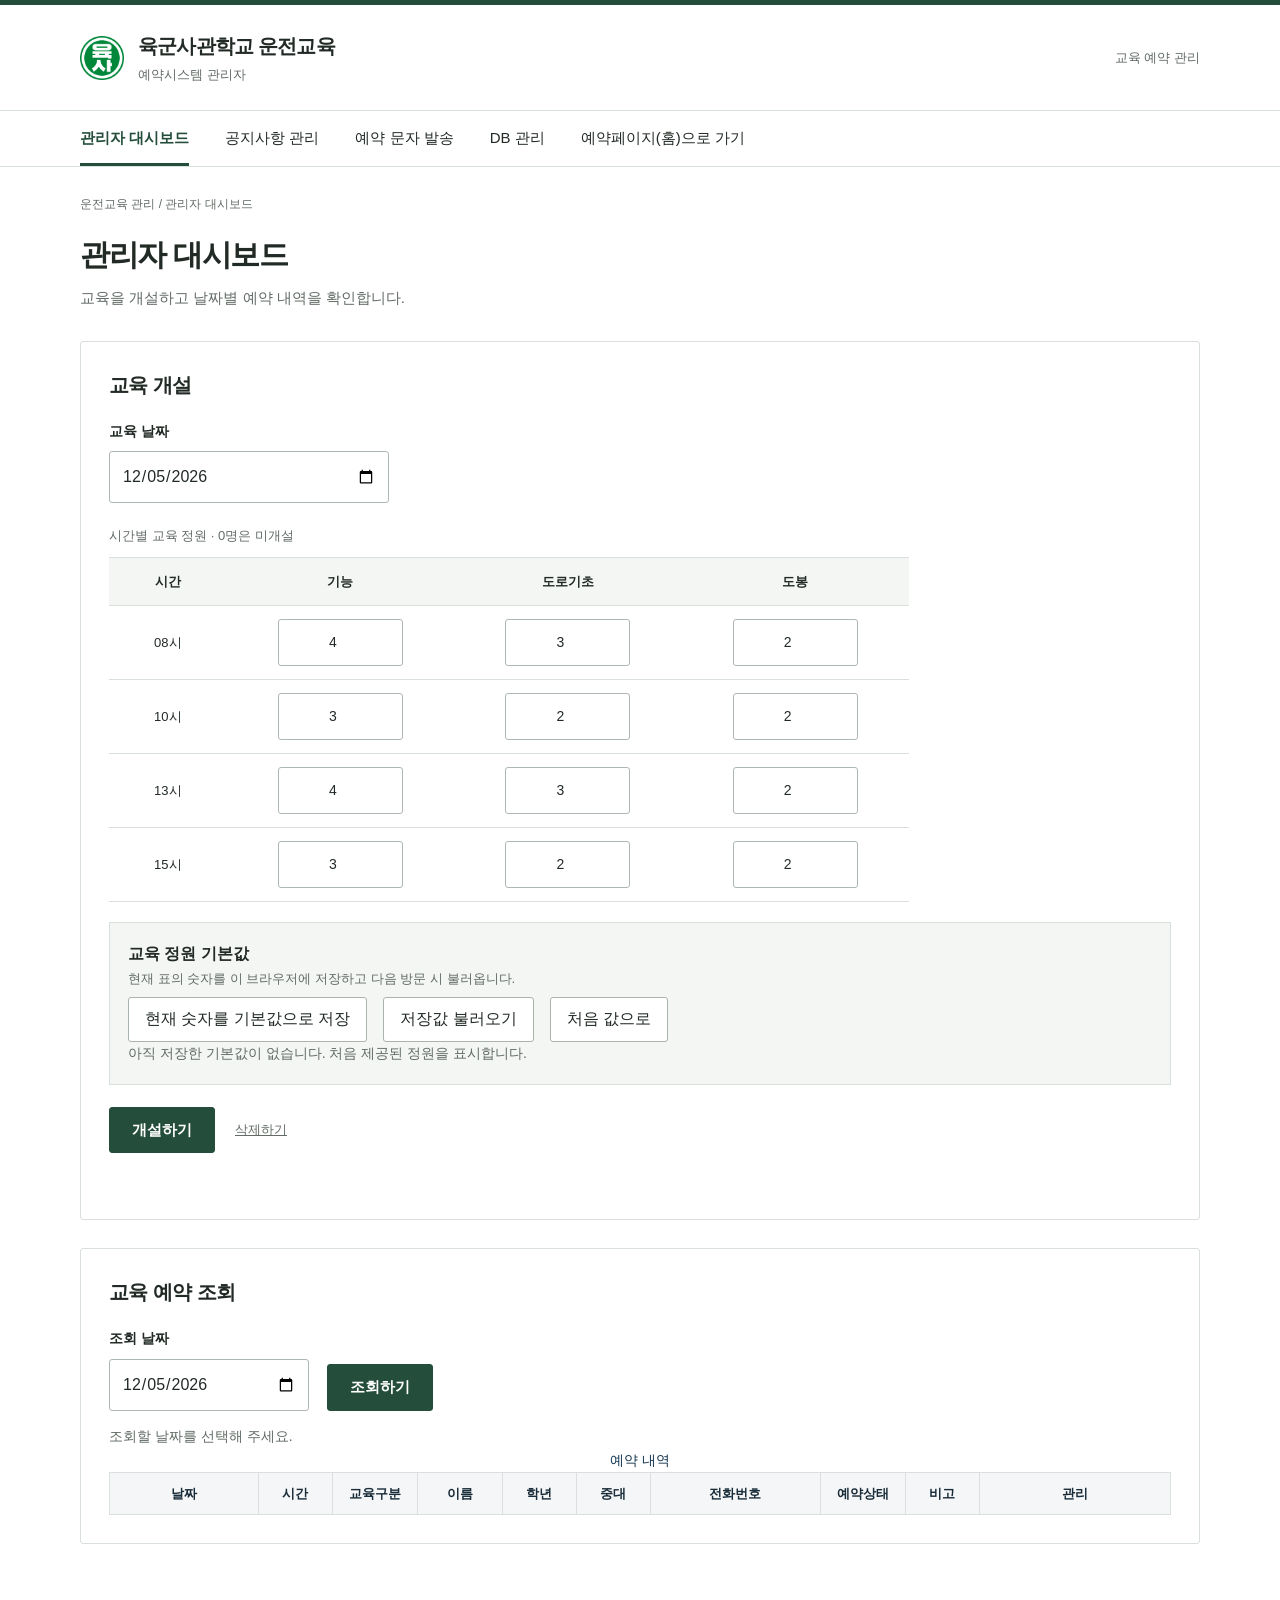
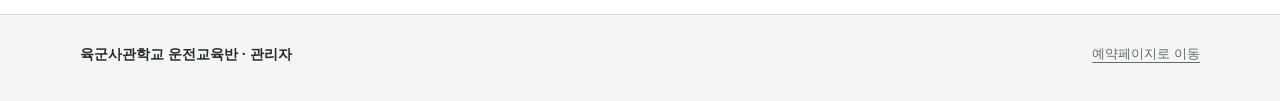
<file: index.html>
<!doctype html><html lang="ko"><head><meta charset="utf-8"><meta name="viewport" content="width=device-width,initial-scale=1"><meta name="referrer" content="no-referrer"><meta name="robots" content="noindex,nofollow"><title>관리자 대시보드 | 운전교육 관리</title><link rel="icon" href="Korea_Military_Academy_Insignia.svg.png"><link rel="stylesheet" href="assets/site.css?v=admin4"><script src="assets/common.js?v=admin4" defer></script><script type="module" src="assets/dashboard.js?v=admin4"></script></head><body><a class="skip" href="#main">본문 바로가기</a><header class="site-header"><div class="wrap brand-row"><a class="brand" href="index.html"><img src="Korea_Military_Academy_Insignia.svg.png" alt="" width="44" height="52"><span><strong>육군사관학교 운전교육</strong><small>예약시스템 관리자</small></span></a><span class="header-note">교육 예약 관리</span></div><nav class="nav-bar" aria-label="관리자 메뉴"><div class="wrap nav-links"><a href="index.html" aria-current="page">관리자 대시보드</a><a href="announcement.html">공지사항 관리</a><a href="message.html">예약 문자 발송</a><a href="dbmanage.html">DB 관리</a><a href="https://kma-driving.o-r.kr">예약페이지(홈)으로 가기</a></div></nav></header><main id="main" class="wrap" tabindex="-1"><div class="page-heading"><p class="breadcrumb"><a href="index.html">운전교육 관리</a> / 관리자 대시보드</p><h1>관리자 대시보드</h1><p>교육을 개설하고 날짜별 예약 내역을 확인합니다.</p></div><noscript><p class="callout">관리 기능에는 JavaScript가 필요합니다.</p></noscript><section class="panel"><h2>교육 개설</h2><form id="createForm"><div class="field date-field"><label for="createDate">교육 날짜</label><input type="date" id="createDate" required></div><div class="table-scroll"><table class="capacity-table"><caption>시간별 교육 정원 · 0명은 미개설</caption><thead><tr><th scope="col">시간</th><th scope="col">기능</th><th scope="col">도로기초</th><th scope="col">도봉</th></tr></thead><tbody><tr><th scope="row">08시</th><td><input type="number" class="capacity-input" data-time="08시" data-course="기능" min="0" max="99" required value="4" aria-label="08시 기능 정원"></td><td><input type="number" class="capacity-input" data-time="08시" data-course="도로기초" min="0" max="99" required value="3" aria-label="08시 도로기초 정원"></td><td><input type="number" class="capacity-input" data-time="08시" data-course="도봉" min="0" max="99" required value="2" aria-label="08시 도봉 정원"></td></tr><tr><th scope="row">10시</th><td><input type="number" class="capacity-input" data-time="10시" data-course="기능" min="0" max="99" required value="3" aria-label="10시 기능 정원"></td><td><input type="number" class="capacity-input" data-time="10시" data-course="도로기초" min="0" max="99" required value="2" aria-label="10시 도로기초 정원"></td><td><input type="number" class="capacity-input" data-time="10시" data-course="도봉" min="0" max="99" required value="2" aria-label="10시 도봉 정원"></td></tr><tr><th scope="row">13시</th><td><input type="number" class="capacity-input" data-time="13시" data-course="기능" min="0" max="99" required value="4" aria-label="13시 기능 정원"></td><td><input type="number" class="capacity-input" data-time="13시" data-course="도로기초" min="0" max="99" required value="3" aria-label="13시 도로기초 정원"></td><td><input type="number" class="capacity-input" data-time="13시" data-course="도봉" min="0" max="99" required value="2" aria-label="13시 도봉 정원"></td></tr><tr><th scope="row">15시</th><td><input type="number" class="capacity-input" data-time="15시" data-course="기능" min="0" max="99" required value="3" aria-label="15시 기능 정원"></td><td><input type="number" class="capacity-input" data-time="15시" data-course="도로기초" min="0" max="99" required value="2" aria-label="15시 도로기초 정원"></td><td><input type="number" class="capacity-input" data-time="15시" data-course="도봉" min="0" max="99" required value="2" aria-label="15시 도봉 정원"></td></tr></tbody></table></div><div class="defaults-bar"><strong>교육 정원 기본값</strong><p class="small">현재 표의 숫자를 이 브라우저에 저장하고 다음 방문 시 불러옵니다.</p><div class="form-actions"><button type="button" id="saveDefaults">현재 숫자를 기본값으로 저장</button><button type="button" id="loadDefaults">저장값 불러오기</button><button type="button" id="resetDefaults">처음 값으로</button></div><p id="defaultsStatus" class="status" role="status"></p></div><div class="form-actions"><button type="submit" id="createButton" class="button primary">개설하기</button><button type="button" id="deleteScheduleButton" class="text-button">삭제하기</button></div><p id="createStatus" class="status" role="status"></p></form></section><section class="panel spaced"><h2>교육 예약 조회</h2><form id="searchForm" class="inline-form"><div class="field"><label for="searchDate">조회 날짜</label><input type="date" id="searchDate" required></div><button type="submit" id="searchButton" class="button primary">조회하기</button></form><p id="searchStatus" class="status" role="status">조회할 날짜를 선택해 주세요.</p><div class="fit-table" role="region" aria-label="예약 내역 표"><table class="reservation-table"><caption id="resultCaption">예약 내역</caption><thead><tr><th scope="col">날짜</th><th scope="col">시간</th><th scope="col">교육구분</th><th scope="col">이름</th><th scope="col">학년</th><th scope="col">중대</th><th scope="col">전화번호</th><th scope="col">예약상태</th><th scope="col">비고</th><th scope="col">관리</th></tr></thead><tbody id="reservationRows"></tbody></table></div></section></main><footer class="site-footer"><div class="wrap footer-grid"><strong>육군사관학교 운전교육반 · 관리자</strong><a href="https://kma-driving.o-r.kr">예약페이지로 이동</a></div></footer><dialog id="confirmDialog" aria-labelledby="confirmTitle"><h2 id="confirmTitle"></h2><p id="confirmText" class="prewrap"></p><div class="form-actions"><button id="confirmNo" type="button" autofocus>취소</button><button id="confirmYes" type="button" class="button danger">확인</button></div></dialog><dialog id="noteDialog" aria-labelledby="noteTitle"><h2 id="noteTitle">비고</h2><p id="noteText" class="prewrap"></p><button type="button" id="noteClose">닫기</button></dialog></body></html>
</file>
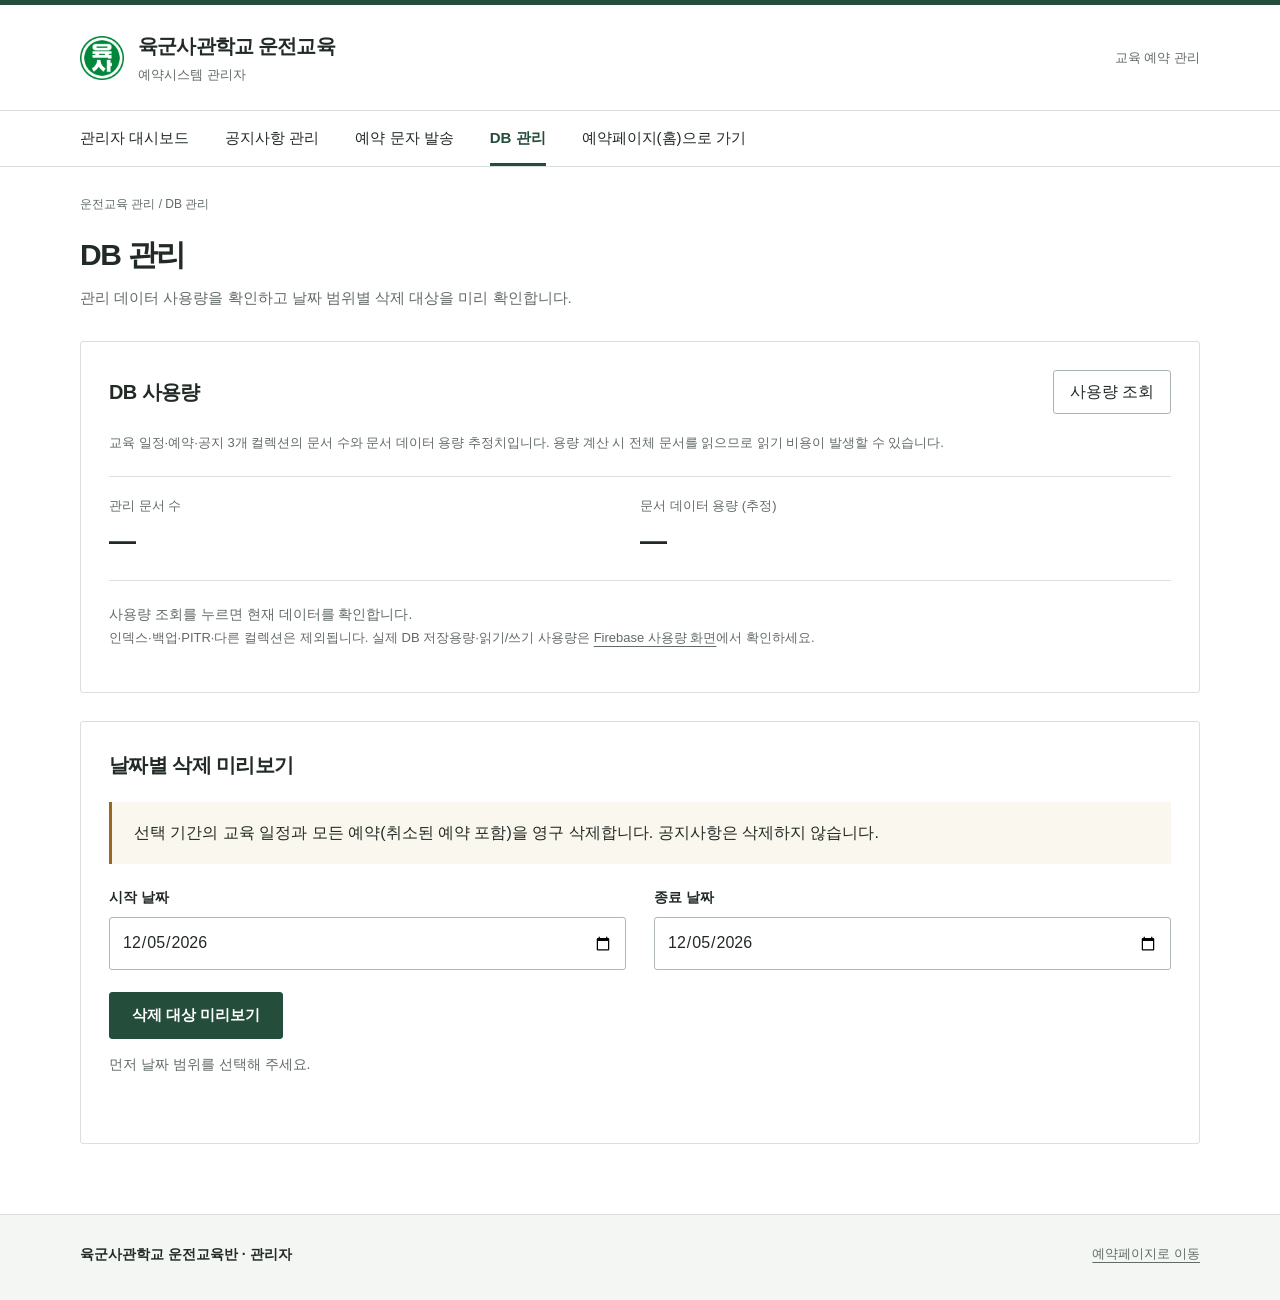
<file: dbmanage.html>
<!doctype html><html lang="ko"><head><meta charset="utf-8"><meta name="viewport" content="width=device-width,initial-scale=1"><meta name="referrer" content="no-referrer"><meta name="robots" content="noindex,nofollow"><title>DB 관리 | 운전교육 관리</title><link rel="icon" href="Korea_Military_Academy_Insignia.svg.png"><link rel="stylesheet" href="assets/site.css?v=admin4"><script src="assets/common.js?v=admin4" defer></script><script type="module" src="assets/dbmanage.js?v=admin4"></script></head><body><a class="skip" href="#main">본문 바로가기</a><header class="site-header"><div class="wrap brand-row"><a class="brand" href="index.html"><img src="Korea_Military_Academy_Insignia.svg.png" alt="" width="44" height="52"><span><strong>육군사관학교 운전교육</strong><small>예약시스템 관리자</small></span></a><span class="header-note">교육 예약 관리</span></div><nav class="nav-bar" aria-label="관리자 메뉴"><div class="wrap nav-links"><a href="index.html">관리자 대시보드</a><a href="announcement.html">공지사항 관리</a><a href="message.html">예약 문자 발송</a><a href="dbmanage.html" aria-current="page">DB 관리</a><a href="https://kma-driving.o-r.kr">예약페이지(홈)으로 가기</a></div></nav></header><main id="main" class="wrap" tabindex="-1"><div class="page-heading"><p class="breadcrumb"><a href="index.html">운전교육 관리</a> / DB 관리</p><h1>DB 관리</h1><p>관리 데이터 사용량을 확인하고 날짜 범위별 삭제 대상을 미리 확인합니다.</p></div><noscript><p class="callout">관리 기능에는 JavaScript가 필요합니다.</p></noscript><section class="panel"><div class="section-heading"><h2>DB 사용량</h2><button id="loadUsage" type="button">사용량 조회</button></div><p class="small">교육 일정·예약·공지 3개 컬렉션의 문서 수와 문서 데이터 용량 추정치입니다. 용량 계산 시 전체 문서를 읽으므로 읽기 비용이 발생할 수 있습니다.</p><div class="metrics"><div><span>관리 문서 수</span><strong id="usageCount">—</strong></div><div><span>문서 데이터 용량 (추정)</span><strong id="usageBytes">—</strong></div></div><div id="usageBreakdown"></div><p id="usageStatus" class="status" role="status">사용량 조회를 누르면 현재 데이터를 확인합니다.</p><p class="small">인덱스·백업·PITR·다른 컬렉션은 제외됩니다. 실제 DB 저장용량·읽기/쓰기 사용량은 <a href="https://console.firebase.google.com/project/kma-driving-education-booking/firestore/usage">Firebase 사용량 화면</a>에서 확인하세요.</p></section><section class="panel spaced"><h2>날짜별 삭제 미리보기</h2><p class="callout warning">선택 기간의 교육 일정과 모든 예약(취소된 예약 포함)을 영구 삭제합니다. 공지사항은 삭제하지 않습니다.</p><form id="previewForm"><div class="form-grid"><div class="field"><label for="startDate">시작 날짜</label><input type="date" id="startDate" required></div><div class="field"><label for="endDate">종료 날짜</label><input type="date" id="endDate" required></div></div><div class="form-actions"><button type="submit" id="previewButton" class="button primary">삭제 대상 미리보기</button></div></form><p id="previewStatus" class="status" role="status">먼저 날짜 범위를 선택해 주세요.</p><div id="deletePreview" hidden><div class="metrics"><div><span>삭제할 교육 일정</span><strong id="previewDates">—</strong></div><div><span>삭제할 예약</span><strong id="previewReservations">—</strong></div><div><span>삭제 예상 데이터 용량</span><strong id="previewBytes">—</strong></div></div><p id="previewShare" class="small"></p><p id="previewRange" class="chosen"></p><div class="table-scroll"><table><caption>날짜별 삭제 예상량 (현재 조회 기준)</caption><thead><tr><th scope="col">날짜</th><th scope="col">교육 일정</th><th scope="col">예약</th><th scope="col">예상 용량</th></tr></thead><tbody id="previewRows"></tbody></table></div><p class="small">미리보기는 5분 동안 유효합니다. 조회 후 데이터가 변경되면 다시 확인해야 합니다. 하위 컬렉션은 이 삭제 대상에 포함되지 않습니다.</p><div class="form-actions"><button type="button" id="deleteButton" class="button danger" disabled>미리본 데이터 삭제</button></div></div><p id="deleteStatus" class="status" role="status"></p></section></main><footer class="site-footer"><div class="wrap footer-grid"><strong>육군사관학교 운전교육반 · 관리자</strong><a href="https://kma-driving.o-r.kr">예약페이지로 이동</a></div></footer><dialog id="confirmDialog" aria-labelledby="confirmTitle"><h2 id="confirmTitle"></h2><p id="confirmText" class="prewrap"></p><div class="form-actions"><button id="confirmNo" type="button" autofocus>취소</button><button id="confirmYes" type="button" class="button danger">확인</button></div></dialog><dialog id="noteDialog" aria-labelledby="noteTitle"><h2 id="noteTitle">비고</h2><p id="noteText" class="prewrap"></p><button type="button" id="noteClose">닫기</button></dialog></body></html>
</file>
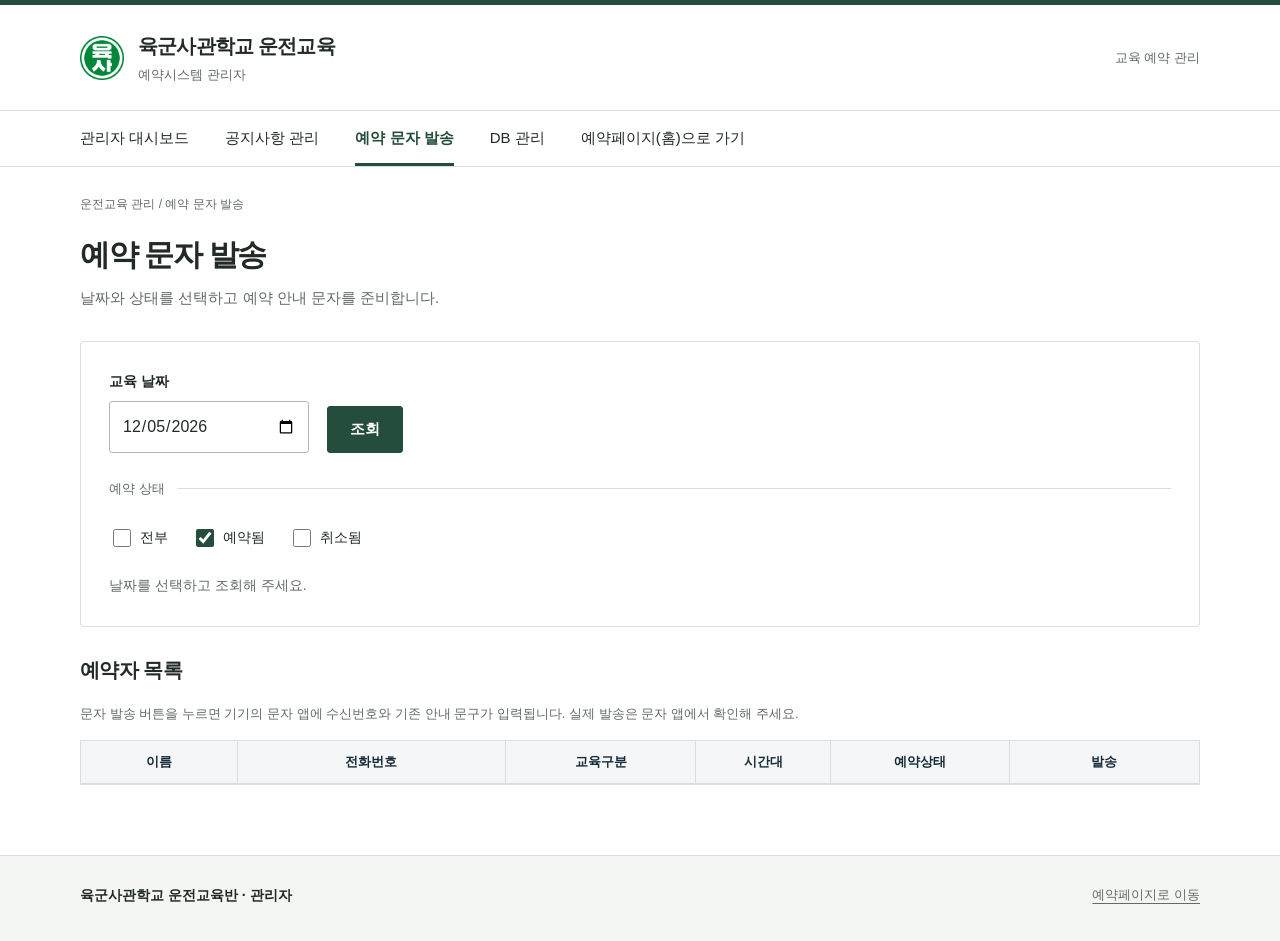
<file: message.html>
<!doctype html><html lang="ko"><head><meta charset="utf-8"><meta name="viewport" content="width=device-width,initial-scale=1"><meta name="referrer" content="no-referrer"><meta name="robots" content="noindex,nofollow"><title>예약 문자 발송 | 운전교육 관리</title><link rel="icon" href="Korea_Military_Academy_Insignia.svg.png"><link rel="stylesheet" href="assets/site.css?v=admin4"><script src="assets/common.js?v=admin4" defer></script><script type="module" src="assets/message.js?v=admin4"></script></head><body><a class="skip" href="#main">본문 바로가기</a><header class="site-header"><div class="wrap brand-row"><a class="brand" href="index.html"><img src="Korea_Military_Academy_Insignia.svg.png" alt="" width="44" height="52"><span><strong>육군사관학교 운전교육</strong><small>예약시스템 관리자</small></span></a><span class="header-note">교육 예약 관리</span></div><nav class="nav-bar" aria-label="관리자 메뉴"><div class="wrap nav-links"><a href="index.html">관리자 대시보드</a><a href="announcement.html">공지사항 관리</a><a href="message.html" aria-current="page">예약 문자 발송</a><a href="dbmanage.html">DB 관리</a><a href="https://kma-driving.o-r.kr">예약페이지(홈)으로 가기</a></div></nav></header><main id="main" class="wrap" tabindex="-1"><div class="page-heading"><p class="breadcrumb"><a href="index.html">운전교육 관리</a> / 예약 문자 발송</p><h1>예약 문자 발송</h1><p>날짜와 상태를 선택하고 예약 안내 문자를 준비합니다.</p></div><noscript><p class="callout">관리 기능에는 JavaScript가 필요합니다.</p></noscript><section class="panel"><form id="messageSearch" class="inline-form"><div class="field"><label for="dateInput">교육 날짜</label><input type="date" id="dateInput" required></div><button id="loadMessages" class="button primary" type="submit">조회</button></form><fieldset class="filters"><legend>예약 상태</legend><label><input type="checkbox" id="filterAll"> 전부</label><label><input type="checkbox" id="filterBooked" checked> 예약됨</label><label><input type="checkbox" id="filterCancelled"> 취소됨</label></fieldset><p id="messageStatus" class="status" role="status">날짜를 선택하고 조회해 주세요.</p></section><section class="spaced"><div class="section-heading"><h2>예약자 목록</h2><span id="messageCount" class="small"></span></div><p class="small">문자 발송 버튼을 누르면 기기의 문자 앱에 수신번호와 기존 안내 문구가 입력됩니다. 실제 발송은 문자 앱에서 확인해 주세요.</p><div class="fit-table" role="region" aria-label="문자 발송 대상"><table class="message-table"><caption class="sr-only">선택 날짜 예약자와 문자 작성</caption><thead><tr><th scope="col">이름</th><th scope="col">전화번호</th><th scope="col">교육구분</th><th scope="col">시간대</th><th scope="col">예약상태</th><th scope="col">발송</th></tr></thead><tbody id="messageRows"></tbody></table></div></section></main><footer class="site-footer"><div class="wrap footer-grid"><strong>육군사관학교 운전교육반 · 관리자</strong><a href="https://kma-driving.o-r.kr">예약페이지로 이동</a></div></footer><dialog id="confirmDialog" aria-labelledby="confirmTitle"><h2 id="confirmTitle"></h2><p id="confirmText" class="prewrap"></p><div class="form-actions"><button id="confirmNo" type="button" autofocus>취소</button><button id="confirmYes" type="button" class="button danger">확인</button></div></dialog><dialog id="noteDialog" aria-labelledby="noteTitle"><h2 id="noteTitle">비고</h2><p id="noteText" class="prewrap"></p><button type="button" id="noteClose">닫기</button></dialog></body></html>
</file>
<file: assets/site.css>
:root{color-scheme:light;--green:#244d3b;--ink:#222a25;--muted:#626b65;--line:#d9dfda;--soft:#f4f6f3;--red:#a2332c;--amber:#785719}*{box-sizing:border-box}html{scroll-padding-top:20px}body{margin:0;background:#fff;color:var(--ink);font-family:-apple-system,BlinkMacSystemFont,"Apple SD Gothic Neo","Malgun Gothic",sans-serif;font-size:16px;line-height:1.65;word-break:keep-all;overflow-wrap:anywhere}a{color:inherit;text-underline-offset:4px}button,input,select,textarea{font:inherit}button,a,input,select,textarea{-webkit-tap-highlight-color:transparent}button{cursor:pointer}button:disabled{cursor:default;opacity:.55}button,.button{min-height:44px}button{padding:8px 16px;background:white;border:1px solid #aab4ac;border-radius:3px;color:var(--ink)}button:hover:not(:disabled){background:var(--soft)}:focus-visible{outline:3px solid #9b6517;outline-offset:3px}[hidden]{display:none!important}.wrap{max-width:1120px;width:calc(100% - 64px);margin-inline:auto}.site-header{border-top:5px solid var(--green)}.brand-row{display:flex;align-items:center;justify-content:space-between;padding-block:25px;gap:20px}.brand{display:flex;align-items:center;gap:14px;text-decoration:none}.brand img{object-fit:contain;flex-shrink:0}.brand strong{display:block;font-size:20px;letter-spacing:-.04em}.brand small{display:block;font-size:13px;color:var(--muted);margin-top:1px}.header-note{font-size:13px;color:var(--muted)}.nav-bar{border-block:1px solid var(--line)}.nav-links{display:flex;gap:36px}.nav-links a{display:block;padding:15px 0 12px;text-decoration:none;font-size:15px;border-bottom:3px solid transparent}.nav-links a:hover{color:var(--green);border-bottom-color:#adbfb2}.nav-links a[aria-current]{color:var(--green);font-weight:700;border-bottom-color:var(--green)}main.wrap{padding-top:28px;padding-bottom:70px;min-height:60vh}.breadcrumb{margin:0 0 20px;font-size:12px;color:var(--muted)}.breadcrumb a{text-decoration:none}.page-heading{margin-bottom:30px}.page-heading h1{font-size:30px;letter-spacing:-.045em;line-height:1.3;margin:0 0 12px;font-weight:700}.page-heading>p:last-child{color:var(--muted);margin:0;font-size:15px}h2{font-size:20px;line-height:1.5;margin:0 0 20px;letter-spacing:-.03em}h3{font-size:17px}p{margin:0 0 16px}.panel{border:1px solid var(--line);padding:28px;background:white;border-radius:3px}.section-heading{display:flex;gap:12px;align-items:center;justify-content:space-between;flex-wrap:wrap;margin-bottom:18px}.section-heading h2{margin:0}.text-button{border:0;background:none;color:var(--muted);font-size:13px;padding:7px 4px;min-height:44px;text-decoration:underline}.button{display:inline-flex;justify-content:center;align-items:center;gap:30px;padding:10px 22px;border:1px solid #abb6ad;border-radius:3px;font-weight:600;text-decoration:none;background:white;font-size:15px}.primary{background:var(--green);border-color:var(--green);color:white}.primary:hover:not(:disabled){background:#183e2b}.danger{background:var(--red);color:white;border-color:var(--red)}.danger:hover:not(:disabled){background:#84231f}.home-grid{display:grid;grid-template-columns:minmax(0,1fr) 310px;gap:30px}.notice{border-top:2px solid var(--green)}.notice-content{white-space:pre-wrap;min-height:170px;padding-block:20px;line-height:1.9}.notice time,.small,small,figcaption{font-size:13px;color:var(--muted)}.reservation-shortcut{background:var(--soft);padding:28px;border:1px solid var(--line);border-radius:3px}.reservation-shortcut>p{font-size:14px;color:var(--muted);line-height:1.8}.reservation-shortcut .button{display:flex;margin-block:10px}.reservation-shortcut p.small{font-size:12px;margin-top:18px;margin-bottom:0}.status{font-size:14px;color:var(--muted);margin:14px 0 0;min-height:24px}.status.error{color:var(--red)}.status.success{color:var(--green)}.home-links{margin-top:42px}.link-list{border-top:1px solid var(--ink)}.link-list>a{display:grid;grid-template-columns:230px 1fr 20px;align-items:center;gap:12px;padding:22px 4px;border-bottom:1px solid var(--line);text-decoration:none}.link-list>a:hover{background:var(--soft)}.link-list strong{font-size:16px;font-weight:600}.link-list span{font-size:14px;color:var(--muted)}.link-list b{font-weight:400}.site-footer{border-top:1px solid var(--line);background:var(--soft);padding:28px 0 34px;font-size:13px;color:var(--muted)}.footer-grid{display:flex;justify-content:space-between;gap:24px}.footer-grid strong{color:var(--ink);font-size:14px}.footer-grid p{margin:6px 0 0}.footer-grid>div:last-child{text-align:right;line-height:2}.sep{color:#87928a}.skip{position:fixed;top:8px;left:8px;z-index:100;background:white;border:2px solid var(--green);padding:10px;transform:translateY(-180%)}.skip:focus{transform:none}.sr-only{position:absolute;width:1px;height:1px;padding:0;margin:-1px;overflow:hidden;clip-path:inset(50%);white-space:nowrap}.callout,.tip-box,.warning-box{padding:18px 22px;background:var(--soft);border-left:3px solid var(--green);margin-block:22px}.callout h4,.tip-box h4,.warning-box h4{margin:0 0 8px}.tip-box p,.warning-box p{margin:5px 0;font-size:14px}.guide-section{border-top:1px solid var(--line);padding:28px 0;margin-bottom:18px;max-width:860px}.guide-header{display:flex;gap:15px;align-items:center}.guide-number{color:var(--green);font-size:15px;font-weight:700}.step-item{display:flex;gap:18px;margin:22px 0}.step-number{color:var(--muted);font-size:14px;min-width:18px;padding-top:1px}.step-title{margin:0 0 6px;font-size:16px}.step-description{margin:0;color:var(--muted);font-size:15px}.old-example{border:1px solid var(--line);padding:14px;margin-top:22px}.old-example summary{cursor:pointer;font-size:14px}.old-example img{max-width:100%;height:auto;margin-top:18px}.study{max-width:900px}.video-container{position:relative;aspect-ratio:16/9;background:#edf0ed}.video-container iframe{display:block;width:100%;height:100%;border:0}.video-container+p{margin:12px 0 0}.anchor-nav{display:flex;flex-wrap:wrap;gap:8px;margin-bottom:25px}.anchor-nav a{padding:9px 22px;border:1px solid var(--line);text-decoration:none;font-size:14px;min-height:44px}.anchor-nav a:hover{background:var(--soft)}.course{margin-bottom:28px}.course-grid{display:grid;grid-template-columns:1fr 1fr;gap:28px;align-items:start}.course-grid figure{margin:0}.course-grid img{max-width:100%;height:auto;display:block;width:100%;border:1px solid var(--line)}figcaption{margin-top:10px}.prose{max-width:900px}.prose h2{margin-top:30px;font-size:18px}.prose p,.prose li{font-size:15px}.prose ul{padding-left:22px}.prose .box{background:var(--soft);padding:18px}.booking-layout{display:grid;grid-template-columns:360px minmax(0,1fr);gap:24px}.month-controls{display:flex;align-items:center;justify-content:space-between;margin:12px 0 18px}.month-controls h3{margin:0;font-size:17px}.month-controls button{width:44px;padding:0;font-size:24px}.calendar{display:grid;grid-template-columns:repeat(7,minmax(0,1fr));gap:3px;text-align:center}.calendar .weekday{font-size:12px;color:var(--muted);padding-bottom:10px}.calendar button{border:1px solid transparent;min-width:0;padding:5px 0;min-height:44px;font-size:14px}.calendar .today{border-color:#81988a}.calendar [aria-pressed=true]{background:var(--green);color:white;border-color:var(--green)}.calendar button:disabled{color:#939b95;background:transparent}.calendar-panel>.small{margin-top:18px;margin-bottom:0;font-size:12px}.table-scroll{overflow:auto}.table-scroll:focus-visible{outline-offset:-3px}table{border-collapse:collapse;width:100%;font-size:14px}th,td{text-align:center;border-bottom:1px solid var(--line);padding:13px 8px}thead th{background:var(--soft);font-size:13px;font-weight:600;border-top:1px solid var(--line)}tbody th{font-size:13px;font-weight:500;white-space:nowrap}.schedule td{padding:8px 4px}.slot{width:100%;min-width:64px;border:1px solid #aabcae;padding:6px 3px;border-radius:3px;font-size:14px;color:var(--green)}.slot small{display:block;font-size:11px;color:inherit}.slot[aria-pressed=true]{background:var(--green);color:white}.slot:disabled{border-color:transparent;color:var(--muted);opacity:1;font-size:12px}.booking-form{margin-top:28px;max-width:100%}.chosen{padding:14px 18px;background:var(--soft);font-size:15px;border-left:3px solid var(--green);margin-bottom:24px}.form-grid{display:grid;grid-template-columns:1fr 1fr;gap:22px 28px}.field{margin-bottom:22px;min-width:0}.form-grid .field{margin-bottom:0}label{display:block;margin-bottom:8px;font-size:14px;font-weight:600}label span{font-size:12px;font-weight:400;color:var(--muted)}input,select,textarea{width:100%;border:1px solid #aeb8b0;border-radius:3px;padding:11px 12px;background:white;color:var(--ink);min-height:46px}textarea{resize:vertical}input[aria-invalid=true]{border-color:var(--red)}.field small{display:block;margin-top:6px;font-size:12px}.form-grid+.field{margin-top:24px}.form-actions{display:flex;flex-wrap:wrap;align-items:center;gap:16px;margin-top:22px}.form-actions a{font-size:14px}.results{margin-top:34px}.booking-result{border:1px solid var(--line);border-left:3px solid var(--green);padding:24px;margin-top:16px}.booking-result.cancelled{border-left-color:#a6afa7;background:#fafbf9}.result-top{display:flex;justify-content:space-between;gap:12px;align-items:center}.result-top h3{margin:0;font-size:18px}.badge{display:inline-block;padding:3px 9px;background:#e9f0e9;color:var(--green);font-size:12px}.cancelled .badge{background:#edf0ed;color:var(--muted)}dl{display:grid;grid-template-columns:90px 1fr;gap:8px 12px;margin:18px 0;font-size:14px}dt{color:var(--muted)}dd{margin:0}dialog{border:1px solid var(--line);border-radius:4px;padding:28px;max-width:min(480px,calc(100% - 32px));color:var(--ink)}dialog::backdrop{background:#14241bc0}dialog h2{margin-bottom:14px}body.dialog-open{overflow:hidden}
@media(max-width:900px){.nav-links{gap:24px}.booking-layout{grid-template-columns:310px minmax(0,1fr)}.booking-layout .panel{padding:20px}.home-grid{grid-template-columns:minmax(0,1fr) 280px}}
@media(max-width:700px){.wrap{width:calc(100% - 32px)}.brand-row{padding-block:17px;gap:10px}.brand{gap:10px}.brand strong{font-size:17px}.brand small{font-size:12px}.brand img{width:34px;height:42px}.header-note{display:none}.menu-button{font-size:12px;padding-inline:10px;flex-shrink:0}.nav-links{flex-wrap:wrap;gap:0;padding-block:6px}.nav-links a{flex:0 0 50%;padding:12px 8px;border:0;font-size:14px}.nav-links a[aria-current]{background:var(--soft);border-left:3px solid var(--green);padding-left:5px}.page-heading h1{font-size:26px}.page-heading>p:last-child{font-size:14px}.breadcrumb{margin-bottom:20px}.home-grid{grid-template-columns:1fr;gap:20px}.panel{padding:22px}.notice-content{min-height:100px}.reservation-shortcut{padding:22px}.reservation-shortcut>p br{display:none}.home-links{margin-top:32px}.link-list>a{grid-template-columns:1fr 20px;gap:4px;padding:18px 2px}.link-list span{grid-column:1;grid-row:2;font-size:13px}.link-list b{grid-column:2;grid-row:1 / 3}.footer-grid{display:block}.footer-grid>div:last-child{text-align:left;margin-top:18px}.booking-layout{grid-template-columns:1fr}.calendar button{min-height:42px}.form-grid{grid-template-columns:1fr;gap:20px}.course-grid{grid-template-columns:1fr;gap:20px}.course{padding:20px}.booking-result{padding:20px}.result-top{align-items:start}.result-top h3{font-size:16px}.form-actions .primary{min-width:140px}main.wrap{padding-bottom:45px}.schedule th,.schedule td{padding-inline:3px}.slot{min-width:58px}.schedule-panel>.small{font-size:12px}.step-description{font-size:14px}}
@media(prefers-reduced-motion:no-preference){button,a{transition:background-color .12s,color .12s}}
@media print{header,.site-footer,.menu-button,.form-actions,.text-button{display:none}.wrap{width:100%}.panel{break-inside:avoid}.video-container{display:none}main.wrap{padding:0}}

.contact-strip{display:flex;flex-wrap:wrap;align-items:center;gap:12px 28px;margin:0 0 24px;padding:17px 22px;background:var(--soft);border:1px solid var(--line);border-radius:3px;font-size:14px}.contact-strip strong{color:var(--green)}.contact-strip a{display:inline-flex;align-items:center;gap:8px;min-height:44px;text-decoration:none}.contact-strip a:hover{text-decoration:underline}.contact-strip a span{font-size:12px;color:var(--muted)}
@media(max-width:700px){.contact-strip{padding:16px 20px;gap:4px 16px}.contact-strip strong{flex-basis:100%;margin-bottom:4px}.contact-strip a{flex-basis:100%}.nav-links a{overflow-wrap:anywhere}}
.menu-toggle{display:flex;align-items:center;gap:10px;font-size:14px}.hamburger{display:flex;flex-direction:column;gap:4px;width:18px}.hamburger i{height:2px;background:var(--green);width:100%}.drawer{position:fixed;inset:0 0 0 auto;margin:0;width:min(360px,100%);height:100%;max-height:100%;border:0;border-left:1px solid var(--line);border-radius:0;padding:26px}.drawer-links a{display:block;padding:17px 8px;border-bottom:1px solid var(--line);text-decoration:none}.drawer-links a[aria-current]{color:var(--green);font-weight:700;background:var(--soft)}.spaced{margin-top:28px}.date-field{max-width:280px}.inline-form{display:flex;align-items:flex-end;flex-wrap:wrap;gap:18px}.inline-form .field{margin:0;min-width:200px}.capacity-table{max-width:800px}.capacity-table input{max-width:125px;text-align:center}.capacity-table caption{text-align:left;color:var(--muted);font-size:13px;padding-bottom:12px}.reservation-table{min-width:1000px}.message-table{min-width:680px}.message-table a{font-size:13px}.filters{display:flex;flex-wrap:wrap;gap:12px 24px;margin:25px 0 0;border:0;border-top:1px solid var(--line);padding:16px 0 0}.filters legend{padding:0 12px 0 0;font-size:13px;color:var(--muted)}.filters label{display:flex;align-items:center;gap:6px;margin:0;font-weight:400;min-height:44px}.filters input{width:18px;height:18px;min-height:0;accent-color:var(--green)}.metrics{display:grid;grid-template-columns:repeat(auto-fit,minmax(180px,1fr));border-block:1px solid var(--line);margin:22px 0}.metrics>div{padding:18px 20px 18px 0}.metrics span{display:block;color:var(--muted);font-size:13px}.metrics strong{display:block;font-size:27px;line-height:1.5;margin-top:5px;letter-spacing:-.04em}.prewrap{white-space:pre-wrap;overflow-wrap:anywhere}.cancelled{background:#f6f7f5;color:#657168}.warning{border-left-color:#976723;background:#faf7ee}.defaults-bar{margin:20px 0;padding:18px;background:var(--soft);border:1px solid var(--line)}.defaults-bar .form-actions{margin-top:8px}.defaults-bar p{margin:0}.table-scroll>table caption{color:var(--muted);font-size:13px;padding-bottom:10px;text-align:left}.table-scroll button{font-size:13px;white-space:nowrap}.table-scroll td{overflow-wrap:anywhere}.danger:disabled{opacity:.5}.usage-table{margin-top:20px}#confirmText{max-height:40vh;overflow:auto}@media(max-width:700px){.brand strong{font-size:16px}.menu-toggle{padding:8px 10px;font-size:12px;gap:7px;flex-shrink:0}.metrics{grid-template-columns:1fr 1fr}.metrics strong{font-size:23px}.capacity-table th,.capacity-table td{padding:8px 4px}.capacity-table input{padding:9px 5px}.inline-form .field{min-width:0;width:100%}.panel{padding:20px}.form-actions{gap:12px}.defaults-bar{padding:14px}.drawer{padding:22px}.hamburger{width:16px}}

/* All table columns stay within the viewport; narrow screens wrap text in cells. */
.fit-table{width:100%;max-width:100%;overflow:visible}.fit-table table{table-layout:fixed;width:100%;min-width:0}.fit-table th,.fit-table td{min-width:0;white-space:normal;overflow-wrap:anywhere;word-break:break-all;padding:10px 5px;vertical-align:middle}.fit-table button,.fit-table .button{width:100%;min-width:0;padding:6px 2px;font-size:12px;white-space:normal;overflow-wrap:anywhere;word-break:break-all;gap:0}.reservation-table th:nth-child(1){width:12%}.reservation-table th:nth-child(2){width:7%}.reservation-table th:nth-child(3){width:10%}.reservation-table th:nth-child(4){width:9%}.reservation-table th:nth-child(5),.reservation-table th:nth-child(6){width:6%}.reservation-table th:nth-child(7){width:16%}.reservation-table th:nth-child(8){width:9%}.reservation-table th:nth-child(9){width:7%}.reservation-table th:nth-child(10){width:8%}.message-table th:nth-child(1){width:14%}.message-table th:nth-child(2){width:24%}.message-table th:nth-child(3){width:17%}.message-table th:nth-child(4){width:12%}.message-table th:nth-child(5){width:16%}.message-table th:nth-child(6){width:17%}
@media(max-width:700px){.fit-table th,.fit-table td{font-size:11px;padding:9px 2px;line-height:1.6}.fit-table button,.fit-table .button{font-size:11px;padding:6px 1px}.nav-links{display:flex}.nav-links a{font-size:13px}}

/* Compact bordered table, matching the supplied reference. */
.fit-table table{border:1px solid #dcdfe0;color:#153751}.fit-table th,.fit-table td{border:1px solid #dcdfe0;text-align:center;font-weight:400;line-height:1.65}.fit-table thead th{background:#f5f6f7;color:#182b38;font-weight:600}.fit-table tbody tr{background:#fff}.fit-table .status-booked{color:#258442;font-weight:600}.fit-table .status-other{color:#707b74}.cell-segment{display:inline}.fit-table .row-cancel{display:block;width:auto;min-width:40px;max-width:100%;margin-inline:auto;background:#e43349;border:1px solid #e43349;border-radius:2px;color:white;font-weight:600;padding:7px 10px;min-height:44px}.fit-table .row-cancel:hover{background:#c82338}.reservation-table th:nth-child(1){width:14%}.reservation-table th:nth-child(2){width:7%}.reservation-table th:nth-child(3),.reservation-table th:nth-child(4){width:8%}.reservation-table th:nth-child(5),.reservation-table th:nth-child(6){width:7%}.reservation-table th:nth-child(7){width:16%}.reservation-table th:nth-child(8){width:8%}.reservation-table th:nth-child(9){width:7%}.reservation-table th:nth-child(10){width:18%}
@media(max-width:700px){.fit-table th,.fit-table td{padding:7px 2px;font-size:12px}.fit-table .date-cell,.fit-table .phone-cell{word-break:normal;overflow-wrap:normal;font-size:11px}.cell-segment{display:block;white-space:nowrap}.fit-table .row-cancel{width:36px;min-width:0;padding:5px 2px;min-height:48px;font-size:13px}.cancel-label{display:block;width:1em;margin-inline:auto;word-break:break-all;line-height:1.4}.fit-table .status-booked{word-break:break-all}}
@media(max-width:360px){.fit-table th,.fit-table td{padding-inline:1px;font-size:11px}.fit-table .date-cell,.fit-table .phone-cell{font-size:10px}}
</file>
